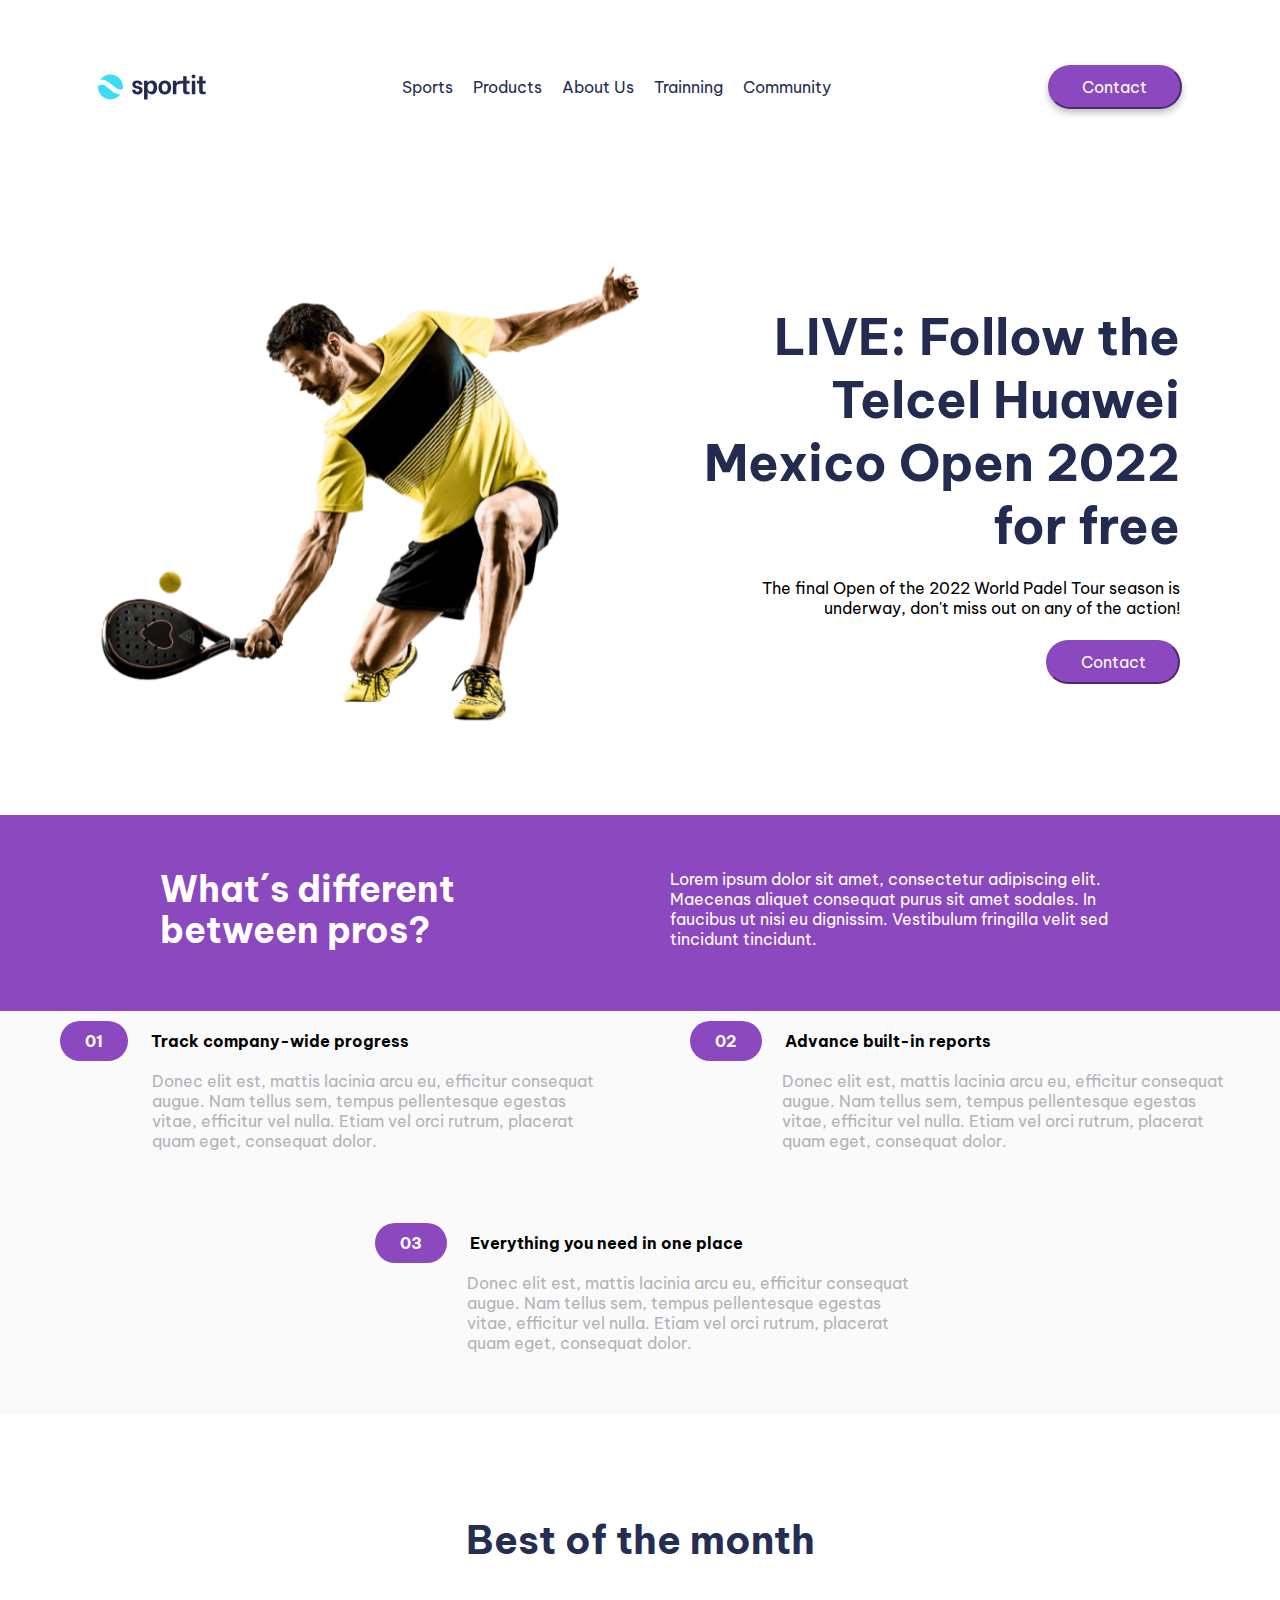
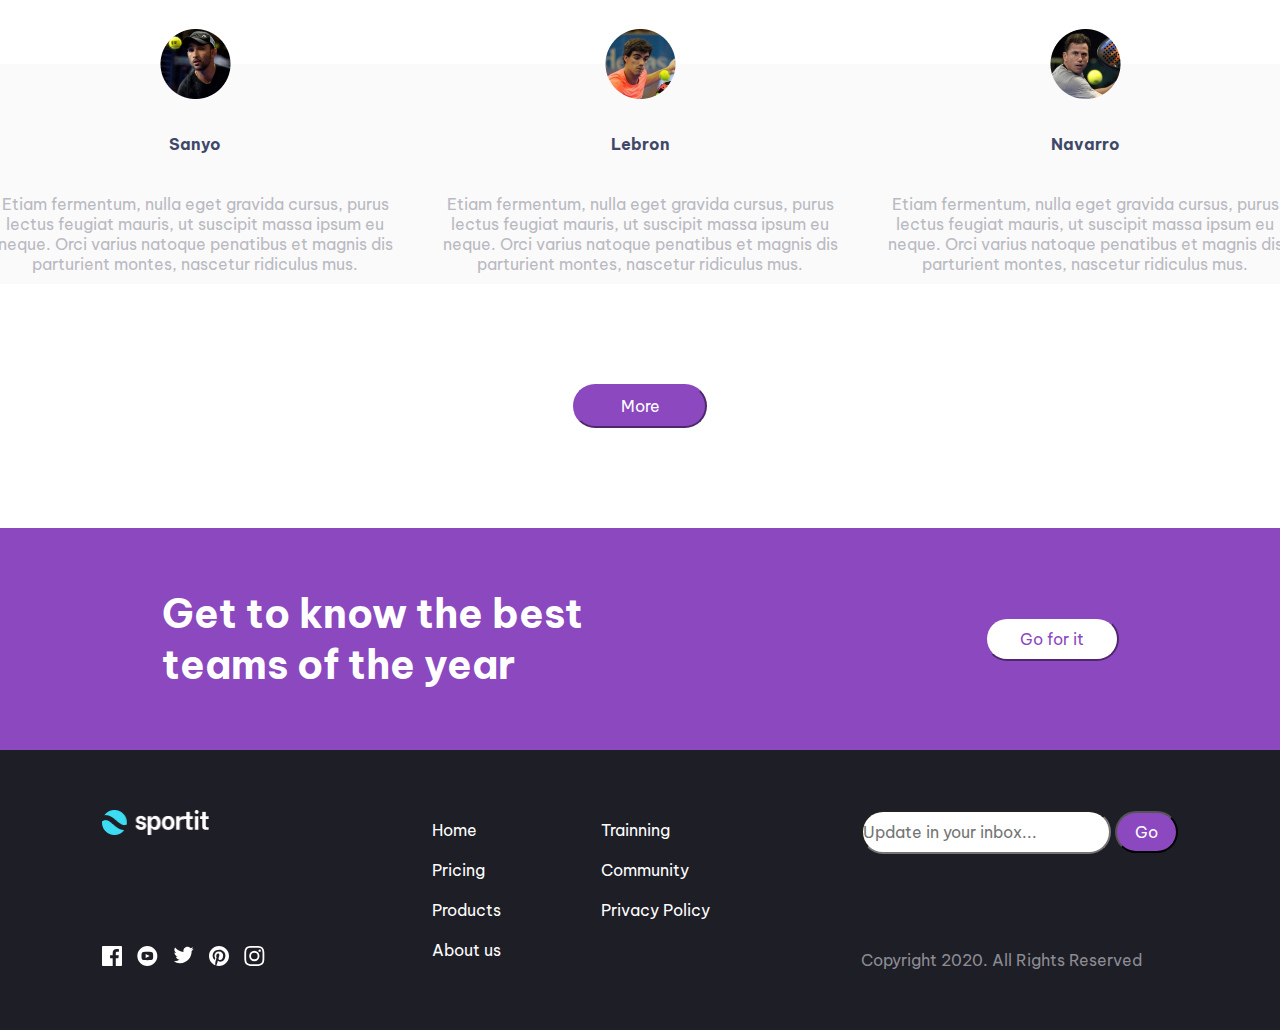
<file: index.html>
<!DOCTYPE html>
<html lang="en">
<head>
    <meta charset="UTF-8">
    <meta http-equiv="X-UA-Compatible" content="IE=edge">
    <meta name="viewport" content="width=device-width, initial-scale=1.0">
    <link rel="stylesheet" href="./styles/style.css">
    <title>Sportit</title>
</head>
<body>
    <header class="flex">
        <img src="./img/logo.svg" alt="logo">
        <nav class="flex">
            <ul type="none" class="flex list-box">
                <li><a href="">Sports</a></li>
                <li><a href="">Products</a></li>
                <li><a href="">About Us</a></li>
                <li><a href="">Trainning</a></li>
                <li><a href="">Community</a></li>
            </ul>
        </nav>
        <div class="responsive-header">
        <button class="primary-button shadow-btn">Contact</button>
        <a href=""><img src="./img/icon-hamburger.svg" alt="icon-hamburger"></a>
        </div>
    </header>
    <main>
        <section class="flex front-page">
            <img src="./img/padel-intro.png" alt="front-page image">
            <div class="front-content flex">
                <h2>LIVE: Follow the Telcel Huawei Mexico Open 2022 for free </h2>
                <p>The final Open of the 2022 World Padel Tour season is underway, don't miss out on any of the action!</p>
                <button class="primary-button">Contact</button>
            </div>

        </section>
        <section class="flex difference-container">
            <div class="content-container"><h2>What´s different between pros?</h2></div>
            <div class="content-container"><p>Lorem ipsum dolor sit amet, consectetur adipiscing elit. Maecenas aliquet consequat purus sit amet sodales. In faucibus ut nisi eu dignissim. Vestibulum fringilla velit sed tincidunt tincidunt.</p></div>

        </section>
        <section class="flex info-cards-container">
            <div class="info-card">
                <h3><span>01</span>Track company-wide progress</h3>               
                <p>Donec elit est, mattis lacinia arcu eu, efficitur consequat augue. Nam tellus sem, tempus pellentesque egestas vitae, efficitur vel nulla. Etiam vel orci rutrum, placerat quam eget, consequat dolor.</p>
            </div>
            <div class="info-card">
                <h3><span>02</span>Advance built-in reports</h3>               
                <p>Donec elit est, mattis lacinia arcu eu, efficitur consequat augue. Nam tellus sem, tempus pellentesque egestas vitae, efficitur vel nulla. Etiam vel orci rutrum, placerat quam eget, consequat dolor.</p>
            </div>
            <div class="info-card">
                <h3><span>03</span>Everything you need in one place</h3>
                <p>Donec elit est, mattis lacinia arcu eu, efficitur consequat augue. Nam tellus sem, tempus pellentesque egestas vitae, efficitur vel nulla. Etiam vel orci rutrum, placerat quam eget, consequat dolor.</p>        
            </div>
            

        </section>
        <section class="flex cards-section-container">
            <h2>Best of the month</h2>
            <div class="flex character-cards-container">
            <div class="character-card">
                <img src="./img/avatar-sanyo.png" alt="sanyo image">
                <h3>Sanyo</h3>
                <p>Etiam fermentum, nulla eget gravida cursus, purus lectus feugiat mauris, ut suscipit massa ipsum eu neque. Orci varius natoque penatibus et magnis dis parturient montes, nascetur ridiculus mus. </p>

            </div>
            <div class="character-card">
                <img src="./img/avatar.lebron.png" alt="lebron image">
                <h3>Lebron</h3>
                <p>Etiam fermentum, nulla eget gravida cursus, purus lectus feugiat mauris, ut suscipit massa ipsum eu neque. Orci varius natoque penatibus et magnis dis parturient montes, nascetur ridiculus mus. </p>

            </div>
            <div class="character-card">
                <img src="./img/avatar-navarro.png" alt="navarro image">
                <h3>Navarro</h3>
                <p>Etiam fermentum, nulla eget gravida cursus, purus lectus feugiat mauris, ut suscipit massa ipsum eu neque. Orci varius natoque penatibus et magnis dis parturient montes, nascetur ridiculus mus. </p>

            </div>
        </div>
            <button class="primary-button">More</button>
        </section>
        <section class="flex best-teams">
            <h2>Get to know the best
                teams of the year</h2>
            <button class="secondary-button">Go for it</button>

        </section>
    </main>
    <footer class="flex footer-container">
        <div class="flex social-networks">
            <img src="./img/white-logo.png" alt="logo">
            <ul type="none" class="flex social-links">
                <li><a href=""><img src="./img/icon-facebook.svg" alt="icon-facebook"></a></li>
                <li><a href=""><img src="./img/icon-youtube.svg" alt="icon-youtube"></a></li>
                <li><a href=""><img src="./img/icon-twitter.svg" alt="icon-twitter"></a></li>
                <li><a href=""><img src="./img/icon-pinterest.svg" alt="icon-pinterest"></a></li>
                <li><a href=""><img src="./img/icon-instagram.svg" alt="icon-instagram"></a></li>
                
            </ul>
        </div>
        <div class="nav-links">
            <ul type="none" class="links-footer">
                <li><a href="">Home</a></li>
                <li><a href="">Pricing</a></li>
                <li><a href="">Products</a></li>
                <li><a href="">About us</a></li>

            </ul>
            <ul type="none" class="links-footer">
                <li><a href="">Trainning</a></li>
                <li><a href="">Community</a></li>
                <li><a href="">Privacy Policy</a></li>               

            </ul>
        </div>
            <div class="copyrights-forms-container">
            <form action="" method="post">
                <input type="text" placeholder="Update in your inbox...">
                <button class="submit-button" type="submit">Go</button>                
            </form>
            <p>Copyright 2020. All Rights Reserved</p>
             </div>
        
    </footer>
</body>
</html>
</file>
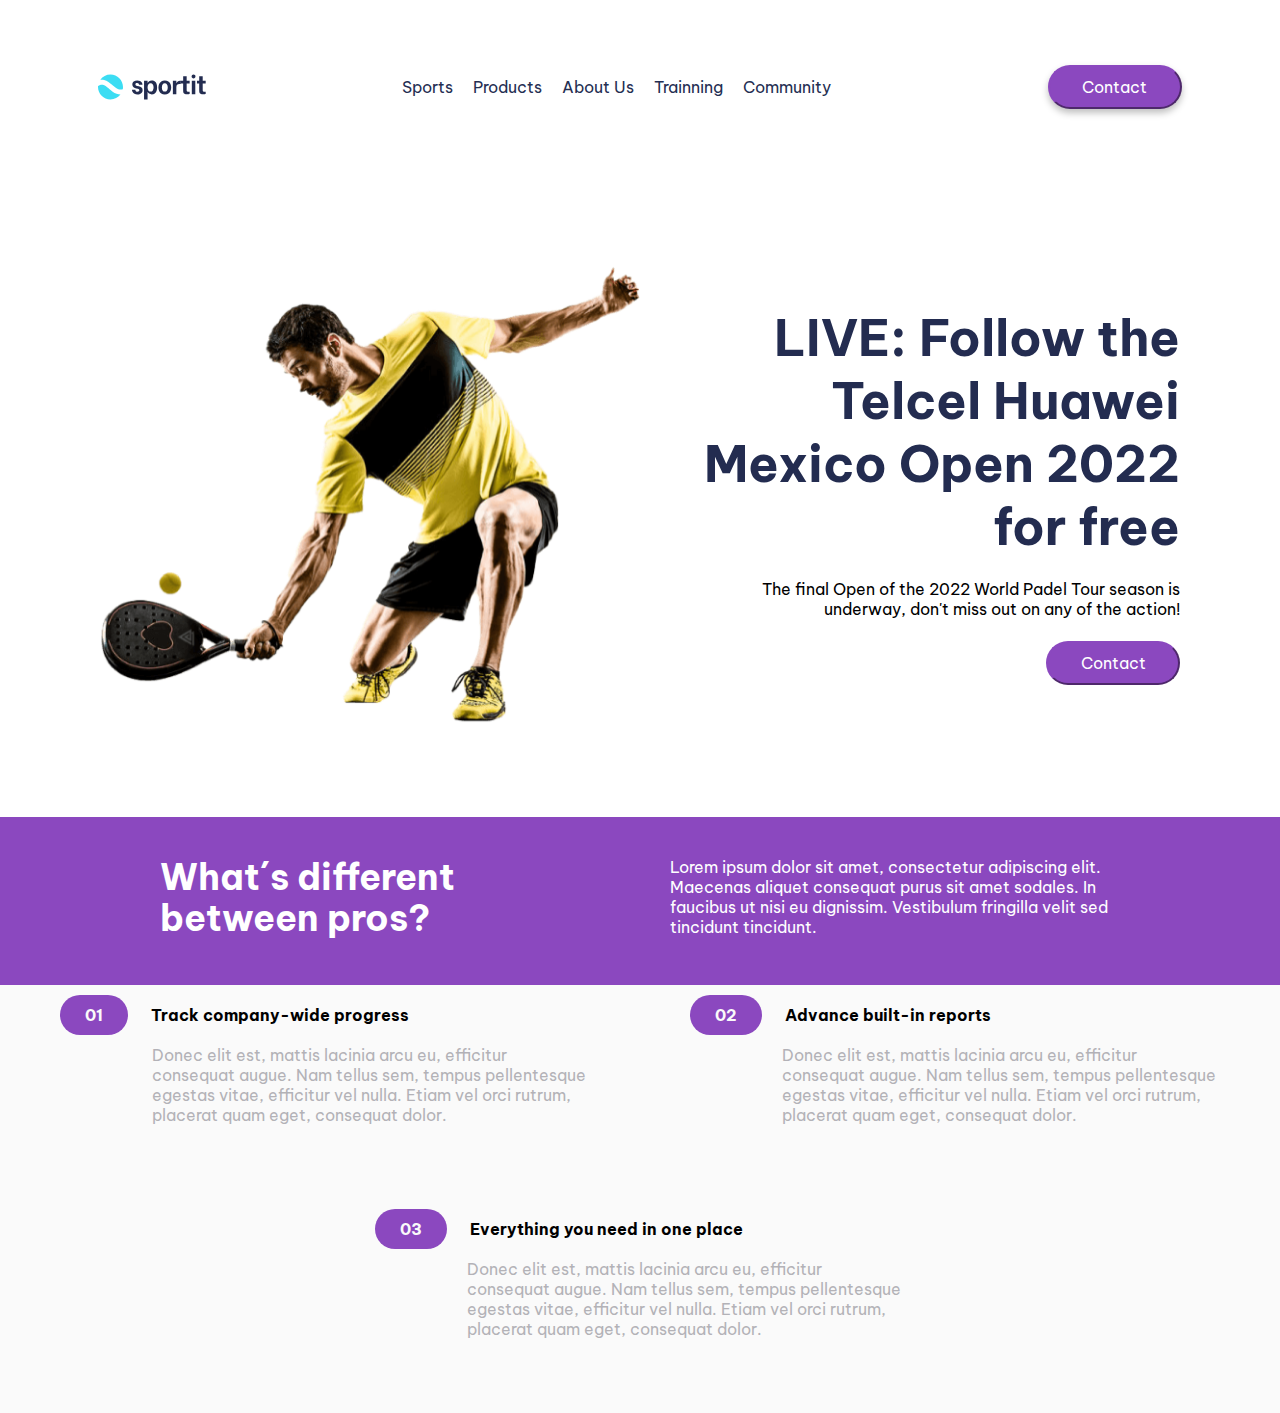
<file: root/index.html>
<!DOCTYPE html>
<html lang="en">
<head>
    <meta charset="UTF-8">
    <meta http-equiv="X-UA-Compatible" content="IE=edge">
    <meta name="viewport" content="width=device-width, initial-scale=1.0">
    <link rel="stylesheet" href="./styles/style.css">
    <title>Sportit</title>
</head>
<body>
    <header class="flex">
        <img src="./img/logo.svg" alt="logo">
        <nav class="flex">
            <ul type="none" class="flex list-box">
                <li><a href="">Sports</a></li>
                <li><a href="">Products</a></li>
                <li><a href="">About Us</a></li>
                <li><a href="">Trainning</a></li>
                <li><a href="">Community</a></li>
            </ul>
        </nav>
        <button class="primary-button shadow-btn">Contact</button>
    </header>
    <main>
        <section class="flex front-page">
            <img src="./img/padel-intro.png" alt="front-page image">
            <div class="front-content flex">
                <h2>LIVE: Follow the Telcel Huawei Mexico Open 2022 for free </h2>
                <p>The final Open of the 2022 World Padel Tour season is underway, don't miss out on any of the action!</p>
                <button class="primary-button">Contact</button>
            </div>

        </section>
        <section class="flex difference-container">
            <div class="content-container"><h2>What´s different between pros?</h2></div>
            <div class="content-container"><p>Lorem ipsum dolor sit amet, consectetur adipiscing elit. Maecenas aliquet consequat purus sit amet sodales. In faucibus ut nisi eu dignissim. Vestibulum fringilla velit sed tincidunt tincidunt.</p></div>

        </section>
        <section class="flex info-cards-container">
            <div class="info-card">
                <div><h3><span>01</span>Track company-wide progress</h3>
                </div>
                <div>
                    <p>Donec elit est, mattis lacinia arcu eu, efficitur consequat augue. Nam tellus sem, tempus pellentesque egestas vitae, efficitur vel nulla. Etiam vel orci rutrum, placerat quam eget, consequat dolor.</p>
                </div>

            </div>
            <div class="info-card">
                <div><h3><span>02</span>Advance built-in reports</h3>
                </div>
                <div>
                    <p>Donec elit est, mattis lacinia arcu eu, efficitur consequat augue. Nam tellus sem, tempus pellentesque egestas vitae, efficitur vel nulla. Etiam vel orci rutrum, placerat quam eget, consequat dolor.</p>
                </div>

            </div>
            <div class="info-card">
                <div><h3><span>03</span>Everything you need in one place</h3>
                </div>
                <div>
                    <p>Donec elit est, mattis lacinia arcu eu, efficitur consequat augue. Nam tellus sem, tempus pellentesque egestas vitae, efficitur vel nulla. Etiam vel orci rutrum, placerat quam eget, consequat dolor.</p>
                </div>

            </div>
            

        </section>
    </main>
</body>
</html>
</file>
<file: styles/style.css>
@import url('https://fonts.googleapis.com/css2?family=Be+Vietnam+Pro&family=Roboto&display=swap');
/* global styles */
*{
    padding: 0;
    margin: 0;
    box-sizing: border-box;
    font-family:'Be Vietnam Pro', sans-serif;
    font-size: 16px;
}
a{
    text-decoration: none;
    color: #242E52;
    cursor: pointer;
}
a:hover{
    color: rgba(36, 46, 82, 0.6);
}

.flex{
    display: flex;
    
}
input{
    width: 250px;
    height: 44px;
    background: #FFFFFF;
    border-radius: 50px;
}
/* buttons styles */
.primary-button{
    width: 134px;
    height: 44px;
    background: #8B48BF;
    border-color: #8B48BF;
    border-radius: 50px;
    color: white;
    cursor: pointer;

}
.secondary-button{
    width: 134px;
    height: 44px;
    background: white;
    border-color: #8B48BF;
    border-radius: 50px;
    color: #8B48BF;
    cursor: pointer;

}
.shadow-btn{
    box-shadow: 0px 4px 7px rgba(0, 0, 0, 0.25);
}
.primary-button:hover{
    background: rgba(139, 72, 191, 0.7);;
}
.submit-button{
    width: 63px;
    height: 42px;
    background: #8B48BF;
    border-radius: 50px;
    color: white;
    cursor: pointer;
}
.submit-button:hover{
    color: #8B48BF;
    background-color: white;
    border-color: #8B48BF;
}
/* header styles */

header {
    height: 174px;
    align-items: center;
    justify-content: space-around;
}
.list-box li{
    margin-right: 20px;
       
}
/* front page styles */
.front-page{
    padding: 10vh 0px;
    justify-content: center;
    align-items: center;
}
.front-page img{
    width: 540px;
    height: 461px;
}
.front-content{
    width: 540px;
    height: 461px;
    flex-direction: column;
    align-items: flex-end;
    justify-content: space-around;
    padding: 30px 0px 30px 50px;
    text-align: right;
}
.front-content h2{
    font-size: 50px;
    font-weight: 700;
    color: #232C50;
    
    
    }
/* differences between pros styles */
.difference-container{
    align-items: center;
    justify-content: space-evenly;
    background: #8B48BF;
    color: white; 
    padding: 6vh 100px; 

}
.content-container{
    width: 450px;
    height: 88px;
}
.content-container h2{
    font-weight: 700;
    font-size: 36px;
    line-height: 114.6%;
}
/* information cards section */
.info-cards-container{
    flex-wrap: wrap;
    justify-content: center;
    background: #FAFAFA;
    
 
}
.info-card{
    height: 162px;
    width: 530px;
    height: 162px;
    margin: 20px 50px;
}
.info-card h3{
    
}
.info-card h3 span{
    background-color:#8B48BF;
    width: 70px;
    border-radius: 30px;
    padding: 10px 25px;
    margin-right: 23px;
    color: #FAFAFA;

}
.info-card p{
    padding: 20px 0px 0px 92px;
    color: #B3B2B7;
    width: 545px;
    height: 104px;
}
    
/* character cards section */
.cards-section-container{
    flex-direction: column;
    align-items: center;
    padding: 100px 30px;
}
.character-cards-container{
    padding: 100px 0px;
}
.character-card{
    display: flex;
    flex-direction: column;
    align-items: center;
    background: #FAFAFA;
    height: 220px;
    width: 445px;
    justify-content: space-around; 
    padding: 0 15px 15px 15px;

}
.character-card img{
    position: relative;
    bottom: 35px;
}
.cards-section-container h2{
    font-weight: 700;
    font-size: 39px;
    color: #242E53;

}
.character-card h3{
    padding-bottom: 40px;
    color: #3F4868;
    font-weight: 700;
}
.character-card p{
    text-align: center;
    color: #B9B9C1;
}
/* best teams section */
.best-teams{
    display: flex;
    justify-content: space-around;
    align-items: center;
    background: #8B48BF;
    padding: 60px 0px;
}
.best-teams h2{
    color: white;
    font-size: 40px;
    font-weight: 700;
    width: 500px;
}
/* footer styles */
.footer-container{
    background: #1E1E26;
    justify-content: space-evenly;
    padding: 60px 0px;
}
.social-networks{
    flex-direction: column;
    justify-content: space-between;
}
.social-networks img{
    max-width: 107px;
}
.social-links li{
    padding-right: 15px;
    padding-top: 50px;
    
}
.links-footer li{
    padding: 10px 0px;
}
.links-footer li a{
    color: white;
}
.copyrights-forms-container{
    display: flex;
    flex-direction: column;
    justify-content: space-between;
}
.copyrights-forms-container p{
    color: #8C8C94;

}
.nav-links{
    display: flex;
}
.nav-links ul{
    padding: 0px 50px;
}
/* responsive for mobile */
.responsive-header img{
    display: none;

}
@media (max-width: 700px) {
    nav{
        display: none;
    }
    .responsive-header button{
        display: none;
    }
    .responsive-header img{
        display:block;
        width: 46px;
        height: 42px;
        
    
    }
    .list-box{
        display: none;
    }
    .front-page{
        flex-direction: column;
    }
    .front-page img {
        width: 80vw;
        height: 35vh;
    }
    .front-content{
        width: 83vw;
        height: 57vh;
        padding: 0px;
    }
    .difference-container{
        flex-direction: column;
        background: #3CDDF3;
        padding: 0px;
        height: 306px;

    }
    .difference-container p {
        padding: 0px 15px 0px 10px;
        
    }
    .difference-container h2{
        padding: 0px 30px 0px 10px;
    }
    .info-cards-container{
        background-color: #FFFFFF;
    }
    .info-card{
        padding-left: 10vw;
    }
    .info-card p{
        padding: 20px 0px 0px 0px;
        width: 80vw;
    }
    .info-card h3 {
    display: flex;
    height: 43px;
    width: 100vw;
    background: rgba(139, 72, 191, 0.3);
    align-items: center;
    border-radius: 50px 0px 0px 50px;
    }
    .info-card span{
        display: flex;
        justify-content: center;
        width: 70px;
    }
    .best-teams{
        background: #3CDDF3;
        flex-direction: column;
        padding-bottom: 50px;

    }
    .secondary-button{
        background: #232C50;
        color: white;
        border-color: #232C50;

    }
    .best-teams h2 {
        width: 60vw;
        text-align: center;
        padding-bottom: 50px;
    }
    .footer-container{
        display: flex;
        flex-direction: column-reverse;
        align-items: center;
    }
    .social-networks{
        flex-direction: column-reverse;
        align-items: center;
    }
    .social-networks img{
        padding-top: 50px;
    }
    .social-links li{
        padding:0px 30px ;

    }
    .copyrights-forms-container p{
        position: relative;
        top: 400px;
    }
    .copyrights-forms-container{
        padding-bottom: 50px;
    }
    
}
</file>
<file: root/styles/style.css>
@import url('https://fonts.googleapis.com/css2?family=Be+Vietnam+Pro&family=Roboto&display=swap');
/* global styles */
*{
    padding: 0;
    margin: 0;
    box-sizing: border-box;
    font-family:'Be Vietnam Pro', sans-serif;
    font-size: 16px;
}
a{
    text-decoration: none;
    color: #242E52;
    cursor: pointer;
}
a:hover{
    color: rgba(36, 46, 82, 0.6);
}

.flex{
    display: flex;
    
}
/* buttons styles */
.primary-button{
    width: 134px;
    height: 44px;
    background: #8B48BF;
    border-color: #8B48BF;
    border-radius: 50px;
    color: white;
    cursor: pointer;

}
.shadow-btn{
    box-shadow: 0px 4px 7px rgba(0, 0, 0, 0.25);
}
.primary-button:hover{
    color: #8B48BF;
    background-color: white;
}
/* header styles */

header {
    height: 174px;
    align-items: center;
    justify-content: space-around;
}
.list-box li{
    margin-right: 20px;
       
}
/* front page styles */
.front-page{
    height: 643px;
    justify-content: center;
    align-items: center;
}
.front-page img{
    width: 540px;
    height: 461px;
}
.front-content{
    width: 540px;
    height: 461px;
    flex-direction: column;
    align-items: flex-end;
    justify-content: space-around;
    padding: 30px 0px 30px 50px;
    text-align: right;
}
.front-content h2{
    font-size: 50px;
    font-weight: 700;
    color: #232C50;
    
    
    }
/* differences between pros styles */
.difference-container{
    height: 168px;
    align-items: center;
    justify-content: space-evenly;
    background: #8B48BF;
    color: white; 
    padding: 0px 100px; 

}
.content-container{
    width: 450px;
    height: 88px;
}
.content-container h2{
    font-weight: 700;
    font-size: 36px;
    line-height: 114.6%;
}
/* information cards section */
.info-cards-container{
    flex-wrap: wrap;
    justify-content: center;
    background: #FAFAFA;
    height: 428px;
 
}
.info-card{
    height: 162px;
    width: 530px;
    height: 162px;
    margin: 20px 50px;
}
.info-card h3{
    
}
.info-card h3 span{
    background-color:#8B48BF;
    width: 100px;
    border-radius: 30px;
    padding: 10px 25px;
    margin-right: 23px;
    color: #FAFAFA;

}
.info-card p{
    padding: 20px 0px 0px 92px;
    color: #B3B2B7;
}
</file>
